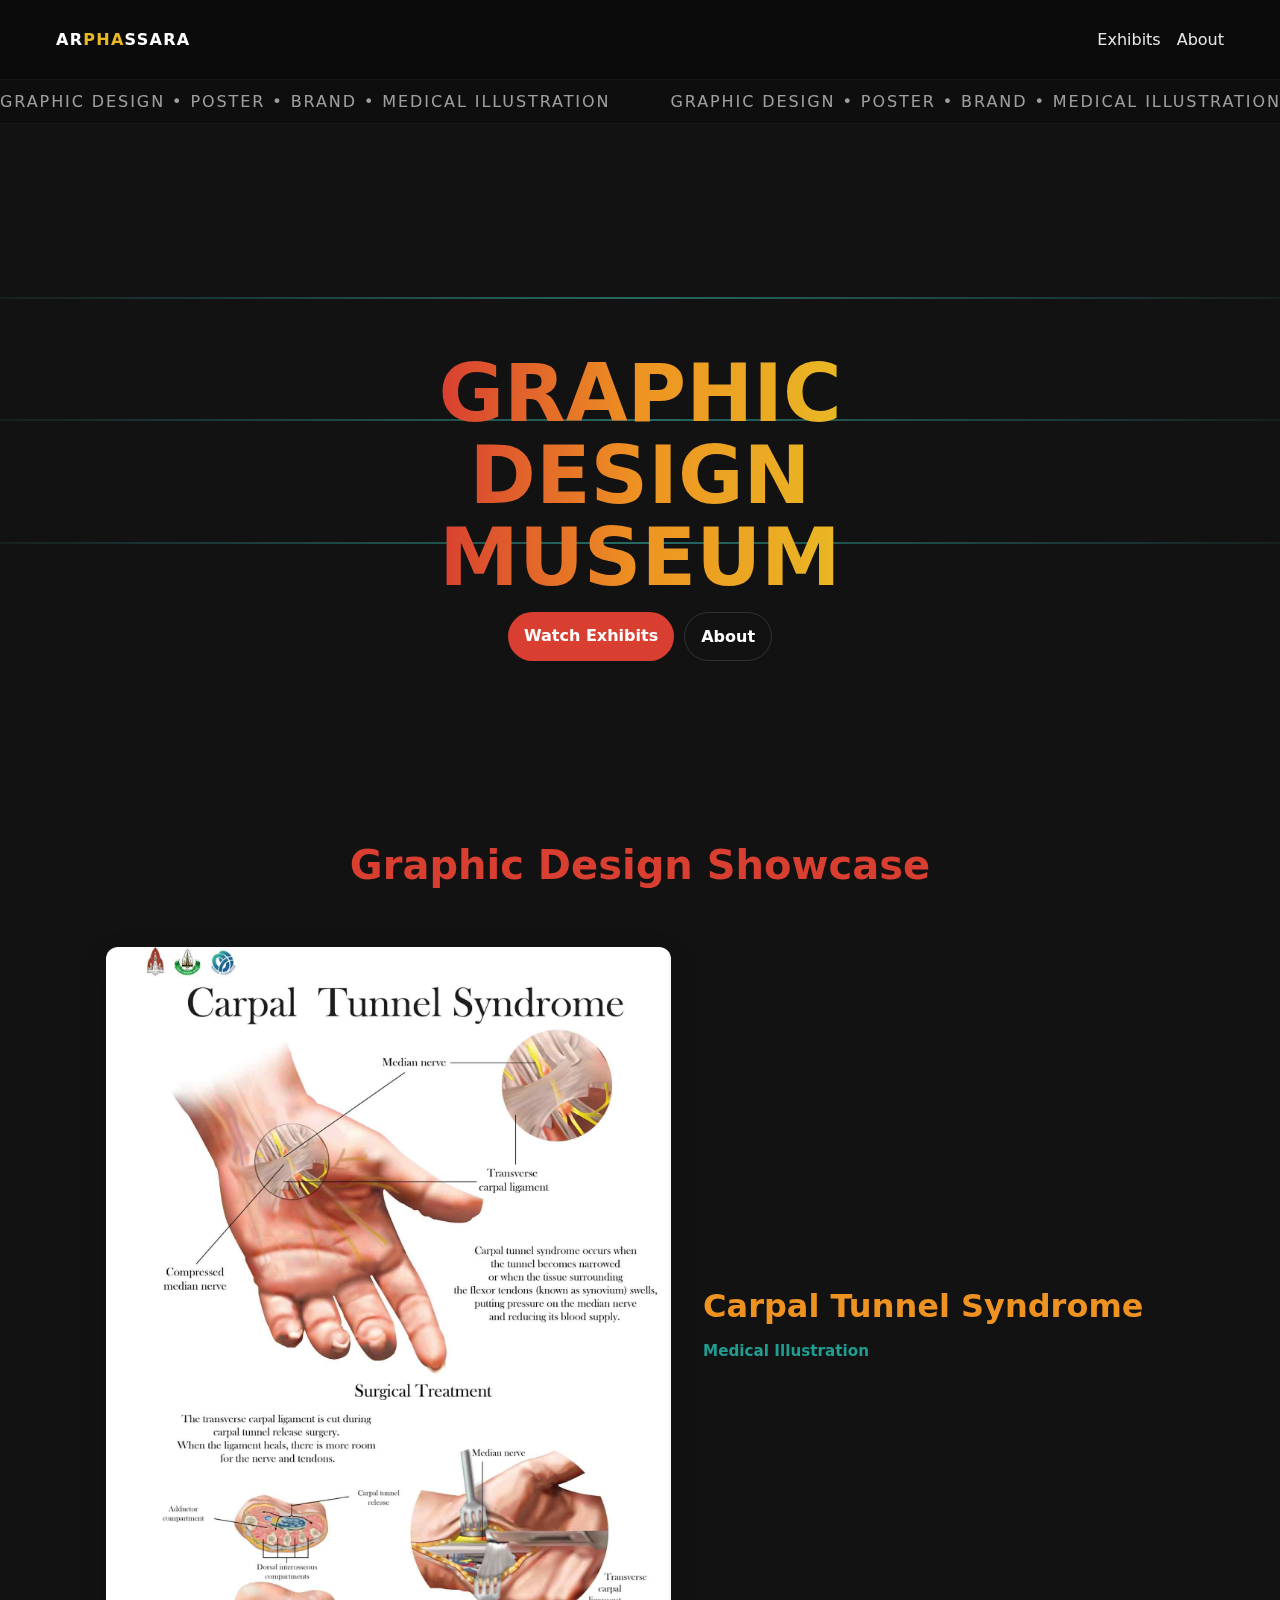
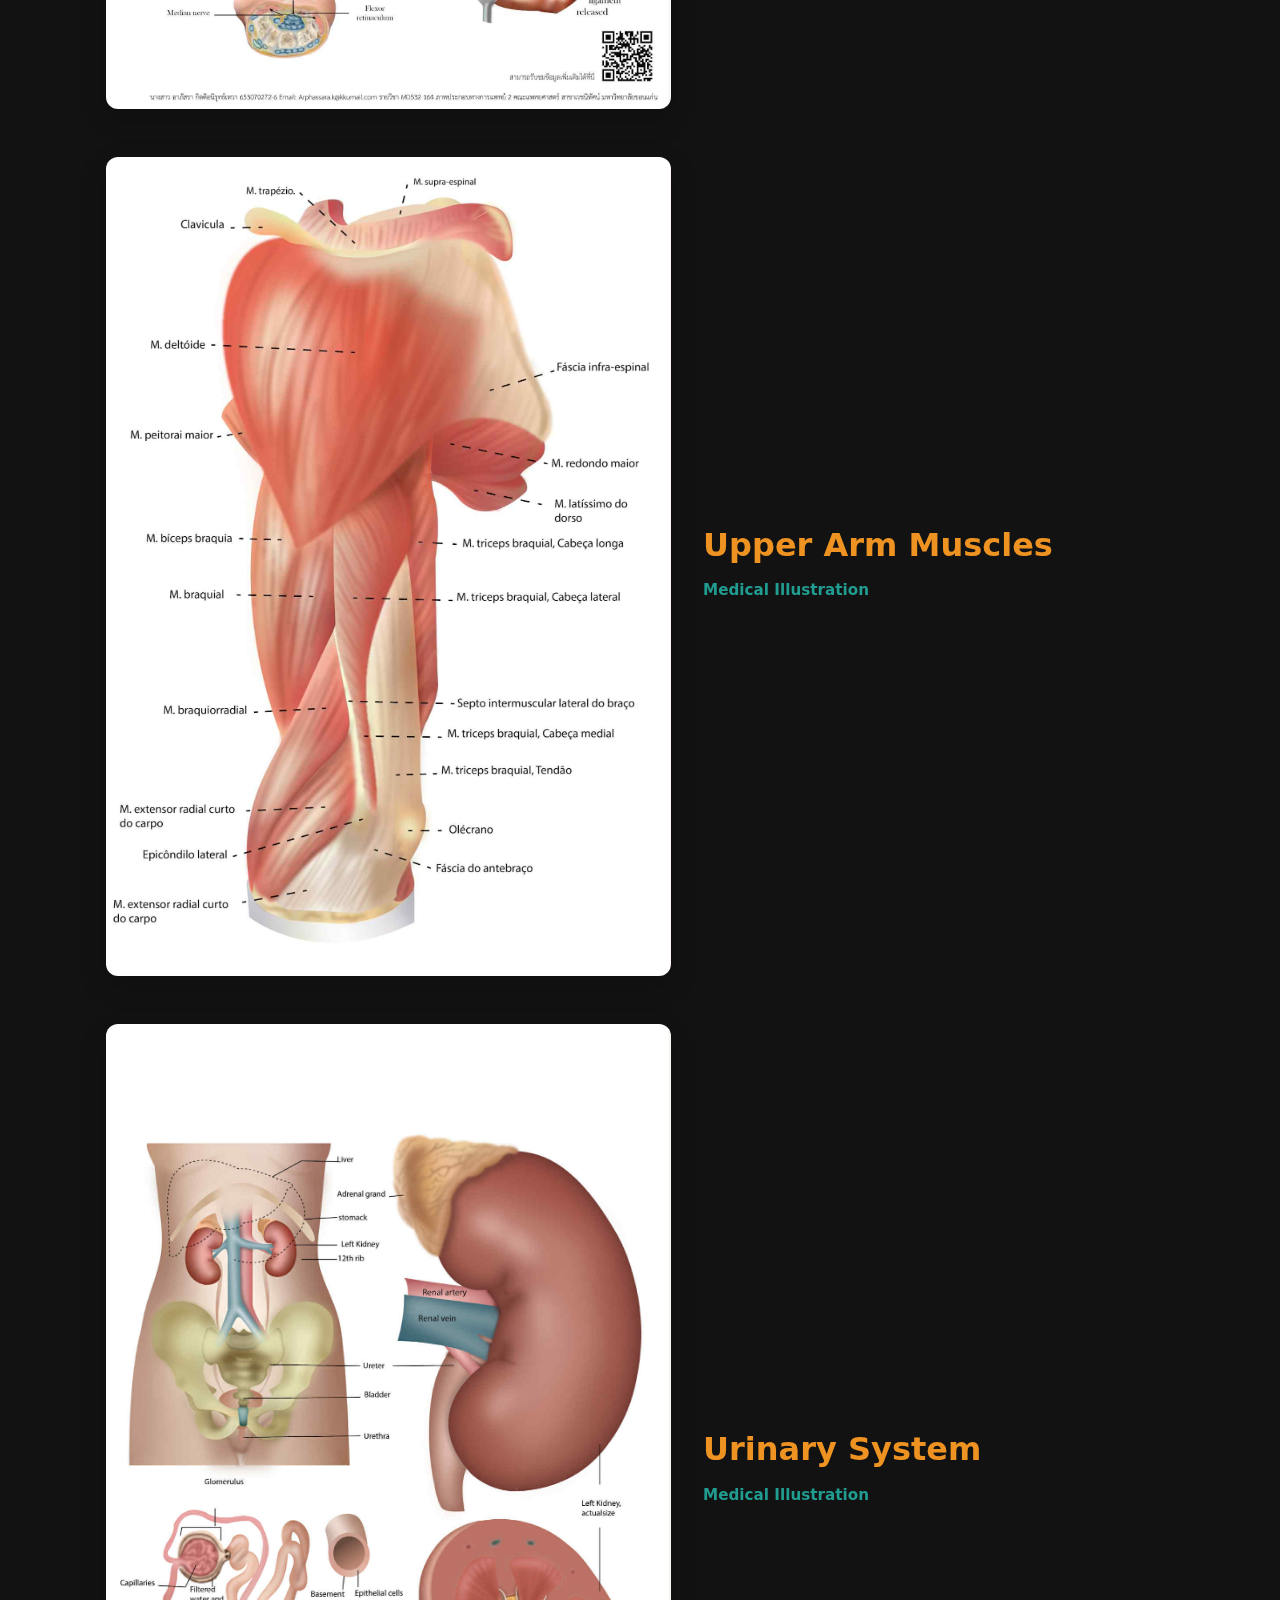
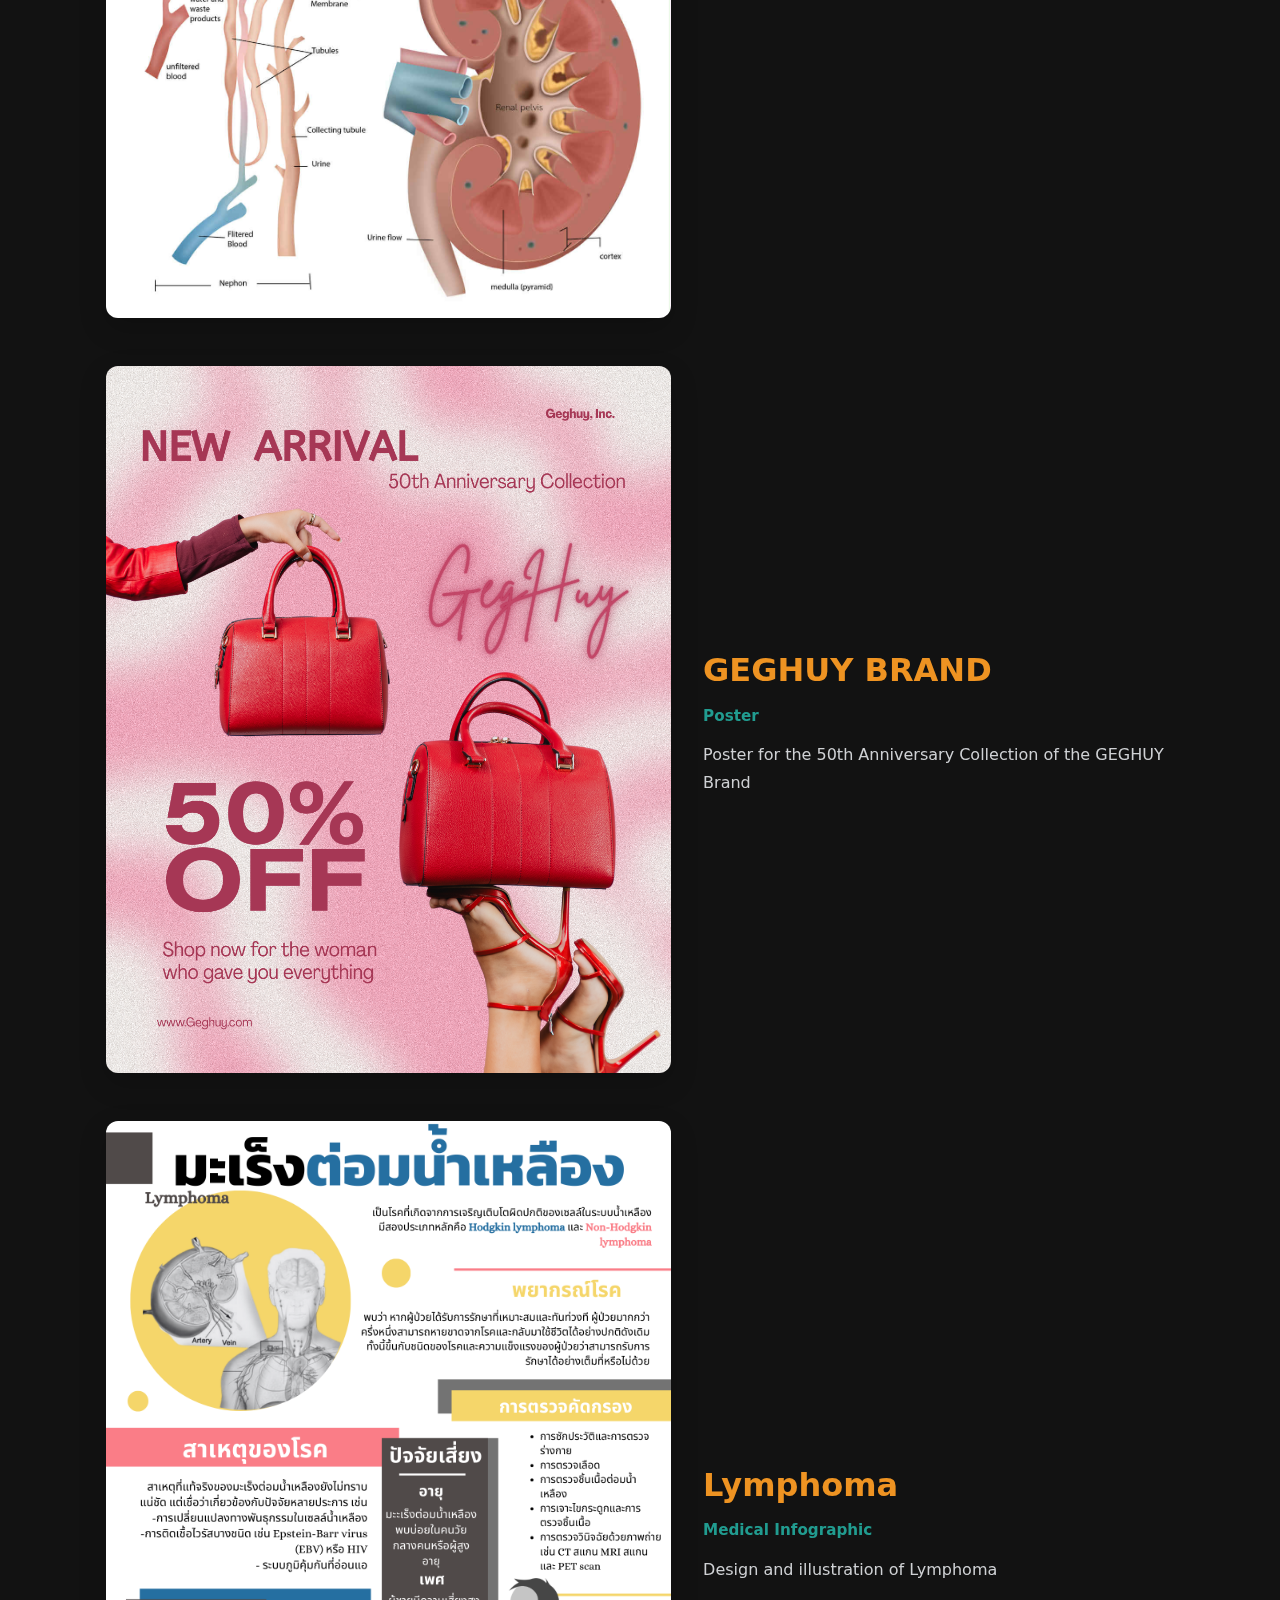
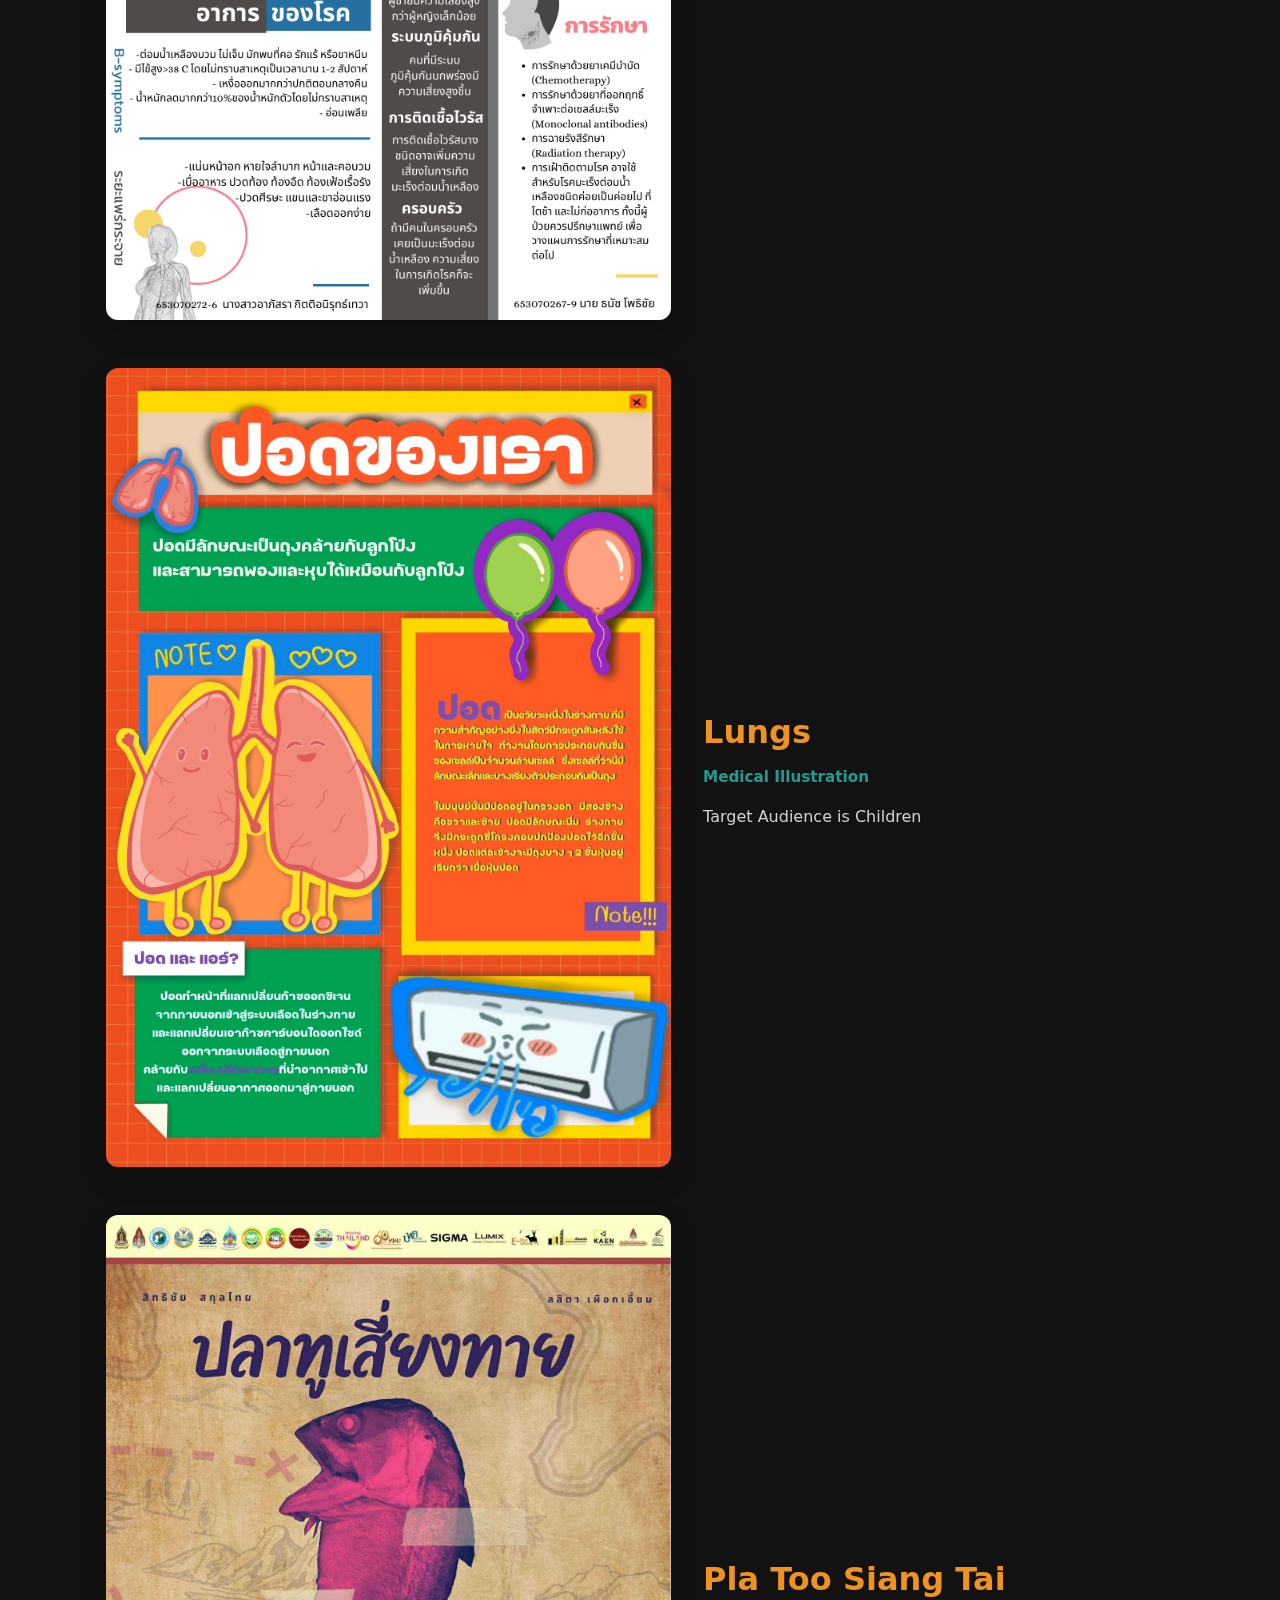
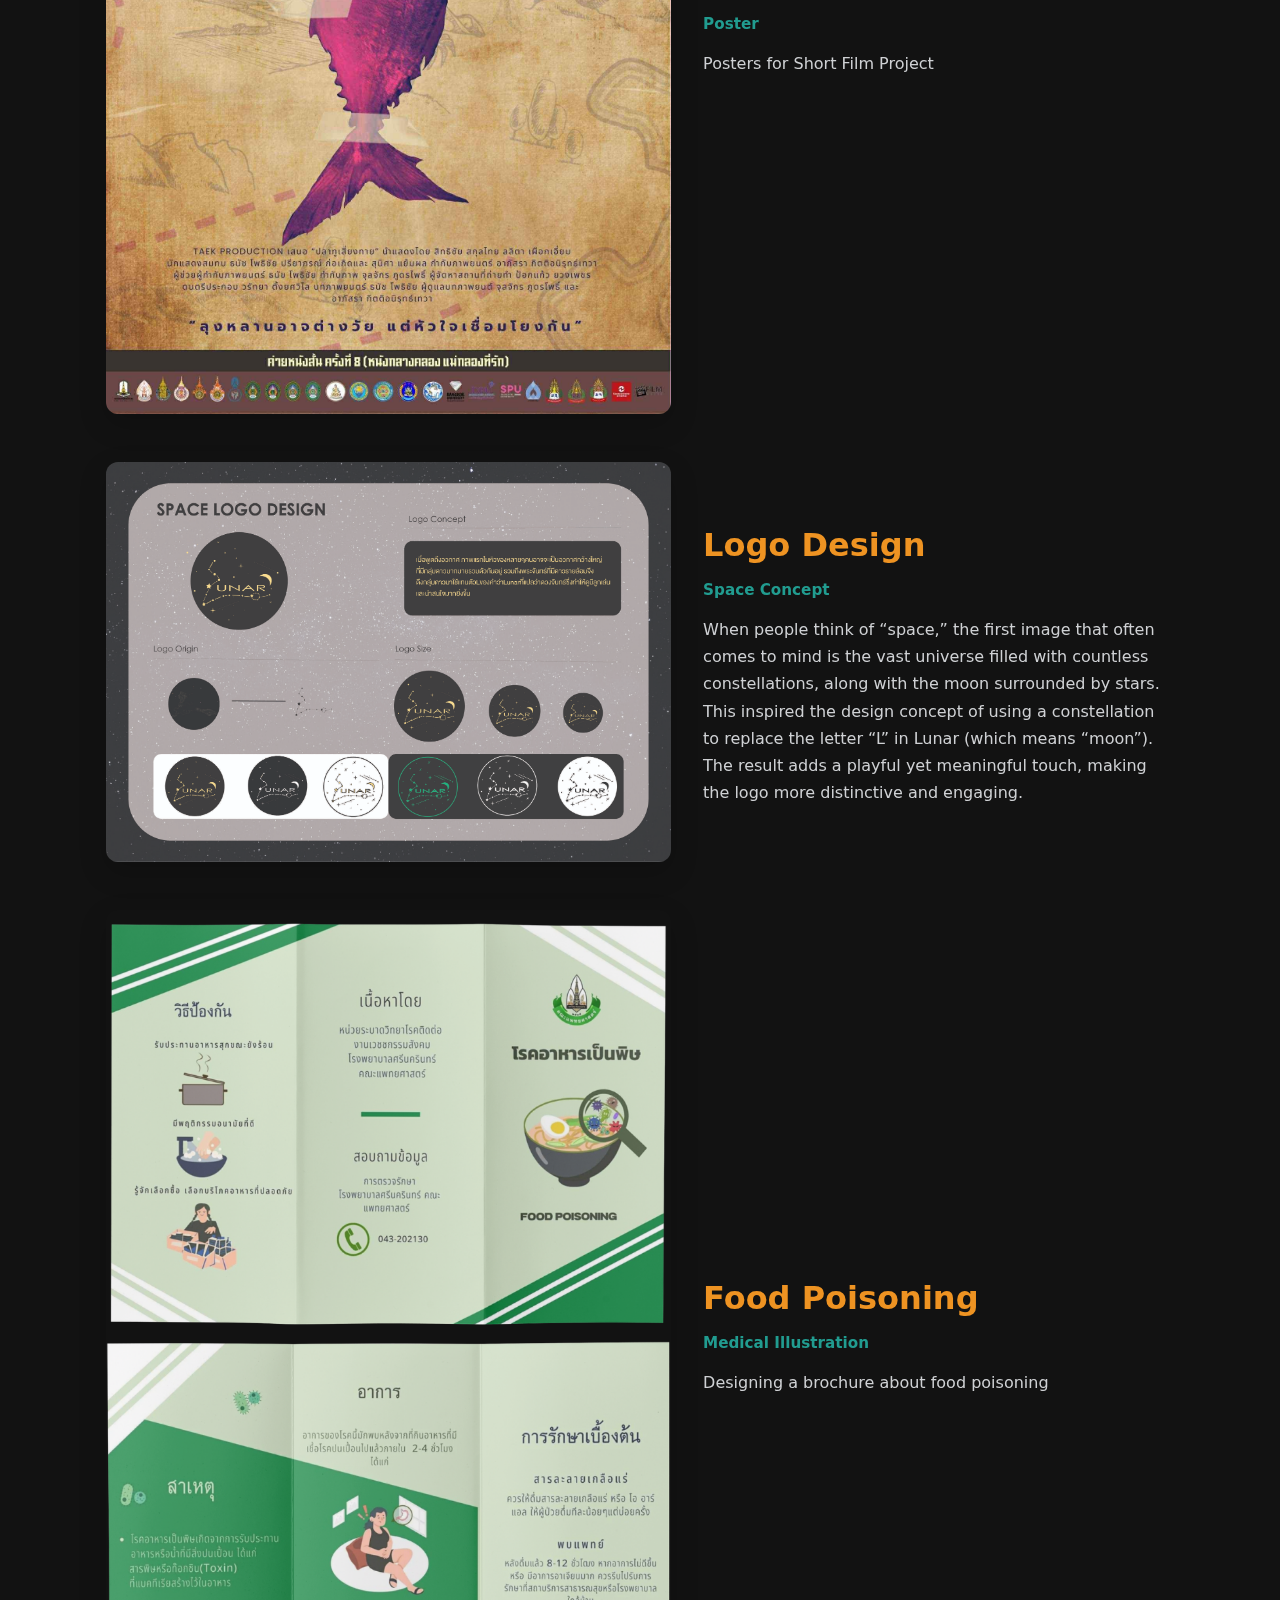
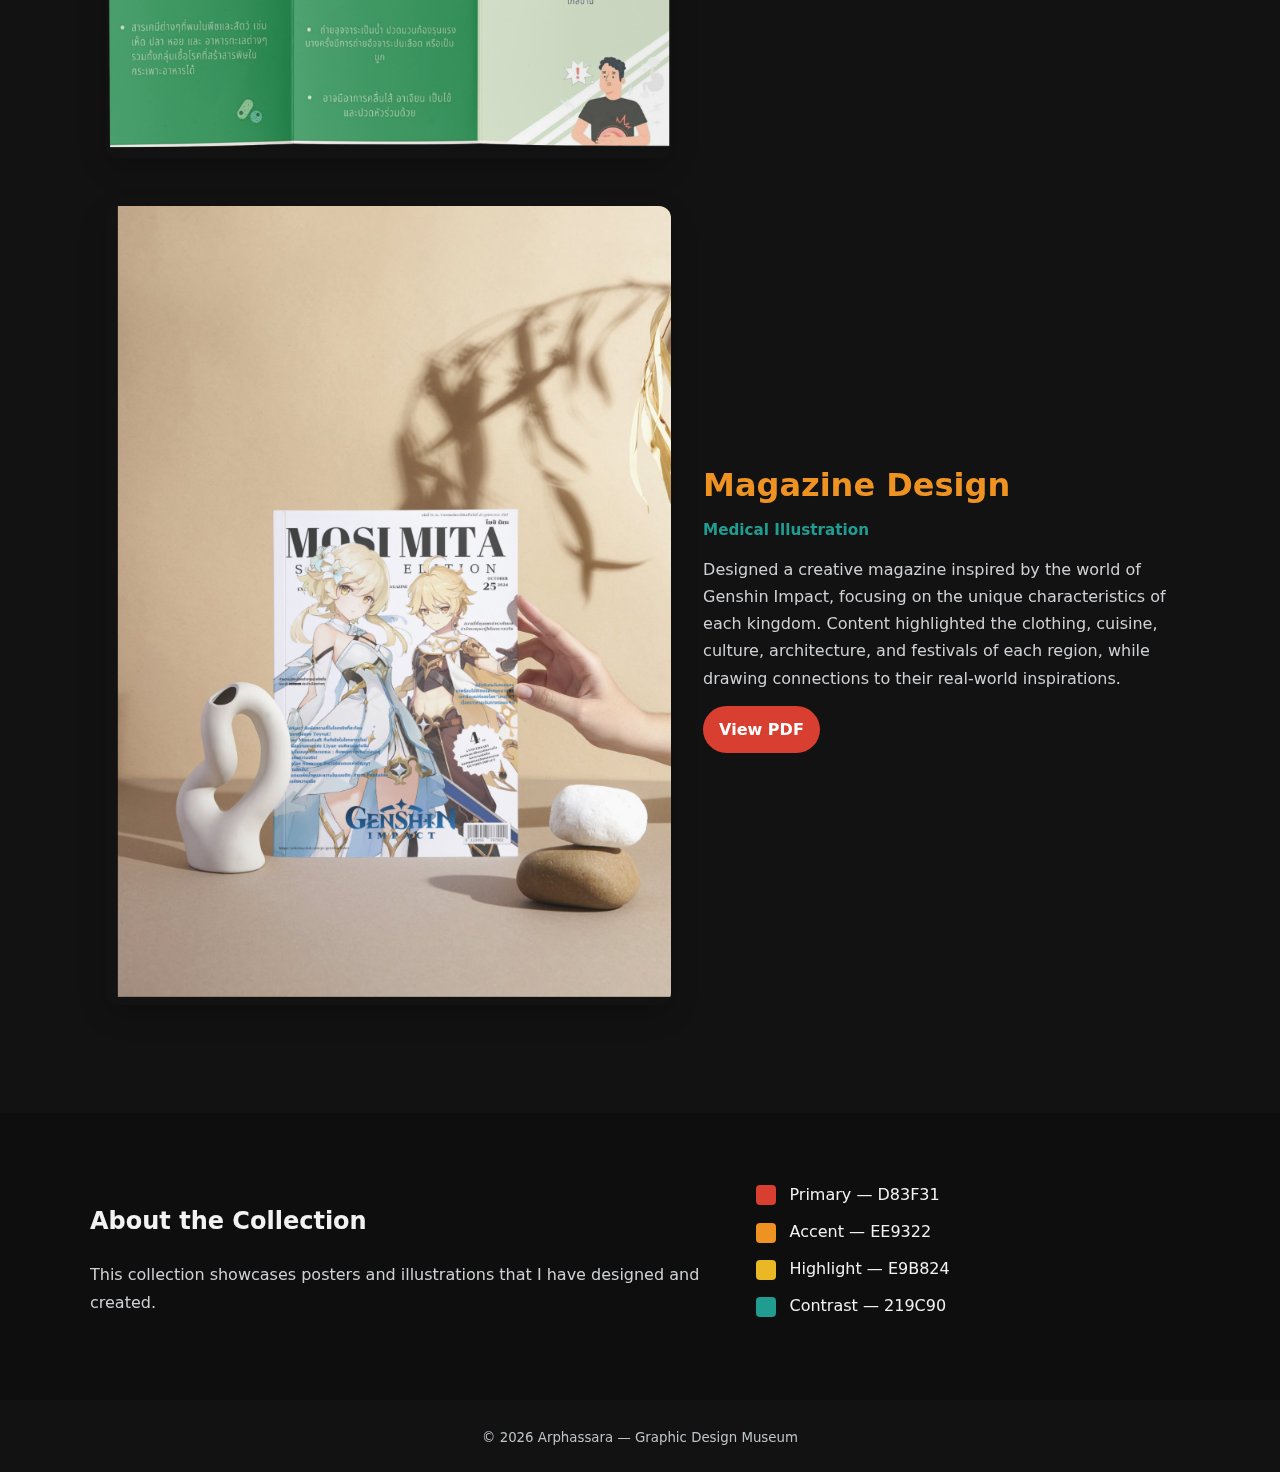
<file: index.html>
<!doctype html>
<html lang="th">
<head>
  <meta charset="utf-8" />
  <meta name="viewport" content="width=device-width, initial-scale=1" />
  <title>Arphassara • Graphic Design Museum</title>
  <link rel="stylesheet" href="styles.css" />
  <script src="app.js" defer></script>
</head>
<body>

  <!-- Intro -->
  <div id="intro" aria-hidden="true">
    <div class="curtain left"></div>
    <div class="curtain right"></div>
    <div class="intro-mark">
      <div class="ticket">A R P H A S S A R A</div>
      <p class="subtitle">Graphic Design Collection</p>
    </div>
  </div>

  <!-- Header -->
  <header class="site-header">
    <nav class="nav">
      <a class="brand" href="#home">AR<span>PHA</span>SSARA</a>
      <ul class="nav-links">
        <li><a href="#gallery">Exhibits</a></li>
        <li><a href="#about">About</a></li>
      </ul>
    </nav>
    <div class="marquee" aria-hidden="true">
      <div class="marquee-track">
        <span>GRAPHIC DESIGN • POSTER • BRAND • MEDICAL ILLUSTRATION</span>
        <span>GRAPHIC DESIGN • POSTER • BRAND • MEDICAL ILLUSTRATION</span>
      </div>
    </div>
  </header>

  <!-- Hero -->
  <section id="home" class="hero">
    <div class="rails" aria-hidden="true">
      <span class="rail r1"></span>
      <span class="rail r2"></span>
      <span class="rail r3"></span>
    </div>
    <div class="hero-inner">
      <h1 class="kinetic">
        <span>GRAPHIC</span>
        <span>DESIGN</span>
        <span>MUSEUM</span>
      </h1>
      <div class="cta">
        <a class="btn" href="#gallery">Watch Exhibits</a>
        <a class="btn ghost" href="#about">About</a>
      </div>
    </div>
  </section>

  <!-- Gallery / Exhibits -->
  <section id="gallery" class="section">
    <h2>Graphic Design Showcase</h2>

    <div class="art-piece">
      <div class="art-image">
        <img src="assets/posters/p1.jpg" alt="Poster">
      </div>
      <div class="art-info">
        <h3>Carpal Tunnel Syndrome</h3>
        <p class="meta">Medical Illustration</p>
      </div>
    </div>

    <div class="art-piece">
      <div class="art-image">
        <img src="assets/posters/Arm.jpg" alt="Upper Arm Poster">
      </div>
      <div class="art-info">
        <h3>Upper Arm Muscles</h3>
        <p class="meta">Medical Illustration</p>
      </div>
    </div>

    <div class="art-piece">
      <div class="art-image">
        <img src="assets/posters/UR.jpg" alt="Urinary System Poster">
      </div>
      <div class="art-info">
        <h3>Urinary System</h3>
        <p class="meta">Medical Illustration</p>
      </div>
    </div>

    <div class="art-piece">
      <div class="art-image">
        <img src="assets/posters/GegHuy.png" alt="GEGHUY Brand Poster">
      </div>
      <div class="art-info">
        <h3>GEGHUY BRAND</h3>
        <p class="meta">Poster</p>
        <p class="desc">Poster for the 50th Anniversary Collection of the GEGHUY Brand</p>
      </div>
    </div>

    <div class="art-piece">
      <div class="art-image">
        <img src="assets/posters/Lymphoma.png" alt="Lymphoma Infographic">
      </div>
      <div class="art-info">
        <h3>Lymphoma</h3>
        <p class="meta">Medical Infographic</p>
        <p class="desc">Design and illustration of Lymphoma</p>
      </div>
    </div>

    <div class="art-piece">
      <div class="art-image">
        <img src="assets/posters/Lungs.jpg" alt="Lungs Illustration">
      </div>
      <div class="art-info">
        <h3>Lungs</h3>
        <p class="meta">Medical Illustration</p>
        <p class="desc">Target Audience is Children</p>
      </div>
    </div>

    <div class="art-piece">
      <div class="art-image">
        <img src="assets/posters/Pla.jpg" alt="Pla Too Siang Tai Poster">
      </div>
      <div class="art-info">
        <h3>Pla Too Siang Tai</h3>
        <p class="meta">Poster</p>
        <p class="desc">Posters for Short Film Project</p>
      </div>
    </div>

    <div class="art-piece">
      <div class="art-image">
        <img src="assets/posters/Logo.jpg" alt="Logo Design">
      </div>
      <div class="art-info">
        <h3>Logo Design</h3>
        <p class="meta">Space Concept</p>
        <p class="desc">
          When people think of “space,” the first image that often comes to mind is the vast universe filled with
          countless constellations, along with the moon surrounded by stars. This inspired the design concept
          of using a constellation to replace the letter “L” in Lunar (which means “moon”). The result adds a playful
          yet meaningful touch, making the logo more distinctive and engaging.
        </p>
      </div>
    </div>

    <div class="art-piece">
      <div class="art-image">
        <img src="assets/posters/B3.png" alt="Food Poisoning Brochure">
      </div>
      <div class="art-info">
        <h3>Food Poisoning</h3>
        <p class="meta">Medical Illustration</p>
        <p class="desc">Designing a brochure about food poisoning</p>
      </div>
    </div>

    <div class="art-piece">
      <div class="art-image">
        <img src="assets/posters/5.png" alt="Magazine Design">
      </div>
      <div class="art-info">
        <h3>Magazine Design</h3>
        <p class="meta">Medical Illustration</p>
        <p class="desc">
          Designed a creative magazine inspired by the world of Genshin Impact,
          focusing on the unique characteristics of each kingdom. Content highlighted
          the clothing, cuisine, culture, architecture, and festivals of each region,
          while drawing connections to their real-world inspirations.
        </p>
        <div class="actions">
          <a class="btn"
             href="https://drive.google.com/file/d/1n7EEn9b8qMGNPG9LhjqXXGJg6ZSo6jXd/view?usp=sharing"
             target="_blank" rel="noopener">
             View PDF
          </a>
        </div>
      </div>
    </div>

  </section><!-- /gallery -->

  <!-- Lightbox (ถ้าจะใช้) -->
  <dialog id="lightbox">
    <button class="lb-close" aria-label="Close">✕</button>
    <img alt="" />
    <div class="lb-caption">
      <strong></strong>
      <span></span>
      <small></small>
    </div>
  </dialog>

  <!-- About -->
  <section id="about" class="section about">
    <div class="wrap about-grid">
      <div>
        <h2>About the Collection</h2>
        <p class="muted">
          This collection showcases posters and illustrations that I have designed and created.
        </p>
      </div>
      <ul class="legend">
        <li><span class="swatch s1"></span> Primary — D83F31</li>
        <li><span class="swatch s2"></span> Accent — EE9322</li>
        <li><span class="swatch s3"></span> Highlight — E9B824</li>
        <li><span class="swatch s4"></span> Contrast — 219C90</li>
      </ul>
    </div>
  </section>

  <footer class="site-footer">
    <small>© <span id="year"></span> Arphassara — Graphic Design Museum</small>
  </footer>

</body>
</html>
</file>
<file: styles.css>
:root{
  --red:#D83F31; 
  --orange:#EE9322;
  --yellow:#E9B824;
  --teal:#219C90;  
  --text:#f2f2f2; --muted:#cfd1d4;
  --paper:#121212; --wall:#191919;
}

*{box-sizing:border-box}
html,body{margin:0;padding:0}
body{
  font-family: system-ui,-apple-system,"Segoe UI",Roboto,"Noto Sans Thai",sans-serif;
  color:var(--text); background: var(--paper); line-height:1.7;
}
.wrap{ width:min(1100px,92%); margin:0 auto }
.section{ padding:68px 0 }
.muted{ color:var(--muted) }

#intro{
  position:fixed; inset:0; z-index:9999; display:grid; place-items:center;
  background: radial-gradient(1200px 800px at 50% -10%, #000 30%, #0008 60%, transparent 80%), var(--paper);
  transition: opacity .5s ease, visibility .5s ease;
}
#intro.hidden{ opacity:0; visibility:hidden }
#intro .curtain{
  position:absolute; top:0; height:100%; width:52%;
  background: radial-gradient(100% 100% at 50% 10%, #3a0000, #150000);
  box-shadow: inset 0 0 40px rgba(0,0,0,.85);
}
#intro .curtain.left{ left:0; animation: openLeft 1.1s ease forwards .25s }
#intro .curtain.right{ right:0; animation: openRight 1.1s ease forwards .25s }
@keyframes openLeft{ to{ transform: translateX(-100%) } }
@keyframes openRight{ to{ transform: translateX(100%) } }
#intro .intro-mark{ text-align:center; transform: translateY(8px); animation: up .8s ease .1s forwards; opacity:0 }
@keyframes up{ to{ transform: translateY(0); opacity:1 } }
.ticket{
  display:inline-block; padding:10px 16px; letter-spacing:.35em; font-weight:900;
  background: linear-gradient(90deg, var(--red), var(--orange), var(--yellow));
  -webkit-background-clip:text; background-clip:text; color:transparent;
  border:2px dashed #ffffff22; border-radius:12px;
}
.subtitle{ margin:.4rem 0 0; color:#fff8; }

.site-header{ position:sticky; top:0; z-index:20; backdrop-filter: blur(8px); background:#0a0a0acc; border-bottom:1px solid #111; }
.nav{ max-width:1200px; margin:0 auto; display:flex; align-items:center; gap:16px; padding:10px 16px }
.brand{ text-decoration:none; font-weight:900; letter-spacing:.08em; color:#fff }
.brand span{ color: var(--yellow) }
.nav-links{ margin-left:auto; display:flex; gap:16px; list-style:none; padding:0 }
.nav-links a{ color:#fff; text-decoration:none; opacity:.9 }
.nav-links a:hover{ opacity:1; color: var(--orange) }
.marquee{ overflow:hidden; border-top:1px solid #161616; border-bottom:1px solid #161616; background:#0e0e0e; }
.marquee-track{ display:flex; gap:60px; padding:8px 0; white-space:nowrap; animation: roll 18s linear infinite }
.marquee-track span{ color:#fff9; letter-spacing:.12em }
@keyframes roll{ to{ transform: translateX(-50%) } }

.hero{ position:relative; min-height:68vh; display:grid; place-items:center; overflow:hidden; }
.rails .rail{
  position:absolute; left:-10%; right:-10%; height:2px;
  background: linear-gradient(90deg, transparent, var(--teal), transparent);
  filter: blur(.5px); opacity:.6; mix-blend-mode:screen;
  animation: slide 9s linear infinite;
}
.r1{ top:28% } .r2{ top:48%; animation-duration: 12s } .r3{ top:68%; animation-duration: 15s }
@keyframes slide{ 0%{background-position:-200% 0} 100%{background-position:200% 0} }
.hero-inner{ text-align:center; padding: 0 16px; z-index:1; max-width: 920px; }
.kinetic{ font-size: clamp(28px, 8vw, 80px); margin:0 0 8px; line-height:1.02; font-weight:900; }
.kinetic span{
  display:block;
  background: linear-gradient(90deg, var(--red), var(--orange), var(--yellow));
  -webkit-background-clip:text; background-clip:text; color:transparent;
  animation: flipIn .9s cubic-bezier(.2,.8,.2,1) both;
}
.kinetic span:nth-child(2){ animation-delay:.08s }
.kinetic span:nth-child(3){ animation-delay:.16s }
@keyframes flipIn{ 0%{ transform: rotateX(70deg) translateY(20px); opacity:0 } 100%{ transform: rotateX(0) translateY(0); opacity:1 } }
.lead{ color:var(--muted); margin:0 }
.cta{ margin-top:14px; display:flex; gap:10px; justify-content:center }
.btn{ background: var(--teal); color:#061a16; border:1px solid var(--teal); padding:10px 16px; border-radius:999px; font-weight:900; text-decoration:none }
.btn:hover{ filter: brightness(1.08) }
.btn.ghost{ background:transparent; color:#fff; border:1px solid #fff2 }


.museum{ background: radial-gradient(1000px 700px at 20% 10%, #ffffff06, transparent 50%), var(--wall) }
.sec-head h2{ margin:0 0 6px; font-size: clamp(22px, 4vw, 32px) }
.filters{ display:flex; gap:10px; flex-wrap:wrap; margin: 10px 0 18px }
.chip{
  padding:8px 14px; border-radius:999px; border:1px solid #2b2b2b; background:#121212; color:#eaeaea; font-weight:700; cursor:pointer; transition:.18s ease;
}
.chip:hover{ border-color:#3b3b3b; background:#161616 }
.chip.is-active{ background: var(--yellow); color:#1a1402; border-color: var(--yellow) }
.gallery{
  display:grid; gap:18px;
  grid-template-columns: repeat(auto-fill, minmax(260px, 1fr));
}

#gallery { 
  max-width: 1100px; 
  margin: 0 auto; 
  padding: 60px 16px;
}
#gallery h2 { 
  text-align:center; 
  margin-bottom: 40px; 
  font-size: clamp(24px, 5vw, 40px); 
  color: #D83F31; 
}

.art-piece {
  display: grid;
  grid-template-columns: 1.2fr 1fr;
  gap: 32px;
  margin-bottom: 60px;
  align-items: center;
}

.art-image img {
  width: 100%;
  height: auto;
  border-radius: 12px;
  box-shadow: 0 8px 28px rgba(0,0,0,.2);
}


.art-info h3 {
  margin: 0 0 10px;
  font-size: 1.8rem;
  color: #EE9322;
}
.art-info .meta {
  margin: 0 0 14px;
  font-size: .95rem;
  color: #219C90;
  font-weight: 600;
}
.art-info .desc {
  margin: 0;
  line-height: 1.6;
  color: #fff;
}

.frame.wide img, .frame.wide .ph{ height: 260px }
.frame.tall img, .frame.tall .ph{ height: 460px }

.ph.poster{ background: linear-gradient(135deg, var(--red), #4b0f08) }
.ph.brand{ background: linear-gradient(135deg, var(--orange), #4b2a08) }
.ph.editorial{ background: linear-gradient(135deg, var(--teal), #0b2f2b) }

.frame::after{
  content:""; position:absolute; inset: -20% -40% auto -40%; height:60%;
  background: radial-gradient(60% 70% at 50% 0%, rgba(255,255,255,.15), transparent 70%);
  opacity:0; transform: translateY(-10px);
  transition: opacity .25s ease, transform .25s ease;
  pointer-events:none;
}
.frame:hover::after{ opacity:.8; transform: translateY(0) }

.label{
  position:absolute; left:14px; bottom:14px; right:14px;
  background: linear-gradient(180deg, #1c1c1c, #141414);
  border:1px solid #2a2a2a; border-radius:10px;
  padding:10px 12px; color:#ddd; box-shadow: 0 6px 20px rgba(0,0,0,.35);
}
.label strong{ display:block; color:#fff; letter-spacing:.02em }
.label span{ color:#fffa; font-size:.92rem }
.label small{ display:block; color:#c9cccf; margin-top:2px }

dialog#lightbox{
  border:none; padding:0; background:#000; color:#fff; max-width: min(1100px, 92%);
}
dialog#lightbox::backdrop{ background: rgba(0,0,0,.75) }
#lightbox img{ width:100%; height:auto; display:block }
.lb-caption{ padding:10px 12px; display:grid; gap:4px; background:#0f0f0f; border-top:1px solid #202020 }
.lb-close{
  position:absolute; right:8px; top:8px; width:36px; height:36px; border-radius:999px;
  border:1px solid #ffffff33; background:#000; color:#fff; cursor:pointer
}

.about{ background: #0e0e0e }
.about-grid{ display:grid; gap:16px; grid-template-columns: 1.2fr .8fr }
.legend{ list-style:none; padding:0; margin:0; display:grid; gap:10px; align-content:start }
.legend .swatch{ display:inline-block; width:20px; height:20px; border-radius:4px; margin-right:8px; vertical-align:middle }
.s1{ background:#D83F31 } .s2{ background:#EE9322 } .s3{ background:#E9B824 } .s4{ background:#219C90 }

.site-footer{ padding:22px 16px; border-top:1px solid #111; text-align:center; color:#bfc4c8 }

.mag-showcase .mag{
  background:#111; border:1px solid #1d1d1d; border-radius:18px;
  box-shadow: 0 18px 60px rgba(0,0,0,.45);
  padding:18px; margin:18px 0;
}

.mag-showcase .spread{
  position:relative;
  display:grid; grid-template-columns: 1fr 1fr; gap:0;
  border-radius:14px; overflow:hidden;
  background: #0b0b0b;
  box-shadow: inset 0 0 0 1px #191919, inset 0 0 60px rgba(0,0,0,.35);
}

.mag-showcase .page{
  position:relative; display:block; overflow:hidden;
  background: #0f0f0f;
  transition: transform .35s ease, filter .35s ease;
  perspective: 1200px;
}
.mag-showcase .page img{
  width:100%; height:100%; object-fit:cover; display:block;
  transition: transform .35s ease;
}

.mag-showcase .page.left:hover img{ transform: rotateY(-6deg) scale(1.02); }
.mag-showcase .page.right:hover img{ transform: rotateY( 6deg) scale(1.02); }


.mag-showcase .page.left::after,
.mag-showcase .page.right::after{
  content:""; position:absolute; inset:0; pointer-events:none;
  background: linear-gradient(90deg, rgba(255,255,255,.06), transparent 40%);
  opacity:.7; mix-blend-mode:screen; transition:opacity .3s ease;
}
.mag-showcase .page.right::after{
  background: linear-gradient(270deg, rgba(255,255,255,.06), transparent 40%);
}
.mag-showcase .page:hover::after{ opacity:1; }

.mag-showcase .gutter{
  position:absolute; left:50%; top:0; bottom:0; width:2px; transform:translateX(-1px);
  background: linear-gradient(180deg, #000, #1a1a1a, #000);
  box-shadow: 0 0 24px rgba(0,0,0,.6);
}


.mag-showcase .caption{
  padding:12px 2px 2px; color:#cfd1d4;
}
.mag-showcase .caption strong{ display:block; color:#fff; }
.mag-showcase .caption small{ color:#a9afb4 }

.mag-showcase .mag::before{
  content:""; position:absolute; inset:-1px; border-radius:20px; pointer-events:none;
  background:
    linear-gradient(90deg, rgba(216,63,49,.18), rgba(233,184,36,.12), rgba(33,156,144,.18));
  mix-blend-mode:screen; opacity:.45; filter: blur(16px);
}

@media (max-width: 900px){
  .mag-showcase .spread{ grid-template-columns: 1fr; }
  .mag-showcase .gutter{ display:none; }
}

.btn {
  background: #D83F31;
  color: #fff;
  border: none;
  padding: 10px 18px;
  border-radius: 999px;
  font-weight: 700;
  cursor: pointer;
  transition: background .25s ease, transform .2s ease;
}
.btn:hover {
  background: #b72e23;
  transform: translateY(-2px);
}

.art-piece{
  display:grid;
  grid-template-columns: 1.2fr 1fr; 
  gap: 32px;
  align-items: center;
  margin: 48px 0;
}

.art-image img{
  width: 100%;
  height: auto;
  border-radius: 12px;
  display: block;
  box-shadow: 0 10px 28px rgba(0,0,0,.18);
}


.art-info { position: static; }
.art-info h3{ margin: 0 0 6px; font-size: clamp(22px, 3.6vw, 32px); }
.art-info .meta{ margin: 0 0 12px; color: var(--accent, #219C90); font-weight: 700; }
.art-info .desc{ margin: 0; color: var(--muted, #6b7280); line-height: 1.7; }


.actions{ margin-top: 14px; }
.btn{
  background: var(--accent, #D83F31);
  color: #fff;
  padding: 10px 16px;
  border-radius: 999px;
  text-decoration: none;
  font-weight: 700;
  display: inline-block;   
  transition: transform .2s ease, opacity .2s ease;
}
.btn:hover{ transform: translateY(-2px); opacity: .92; }

@media (max-width: 900px){
  .art-piece{ grid-template-columns: 1fr; }
}
</file>
